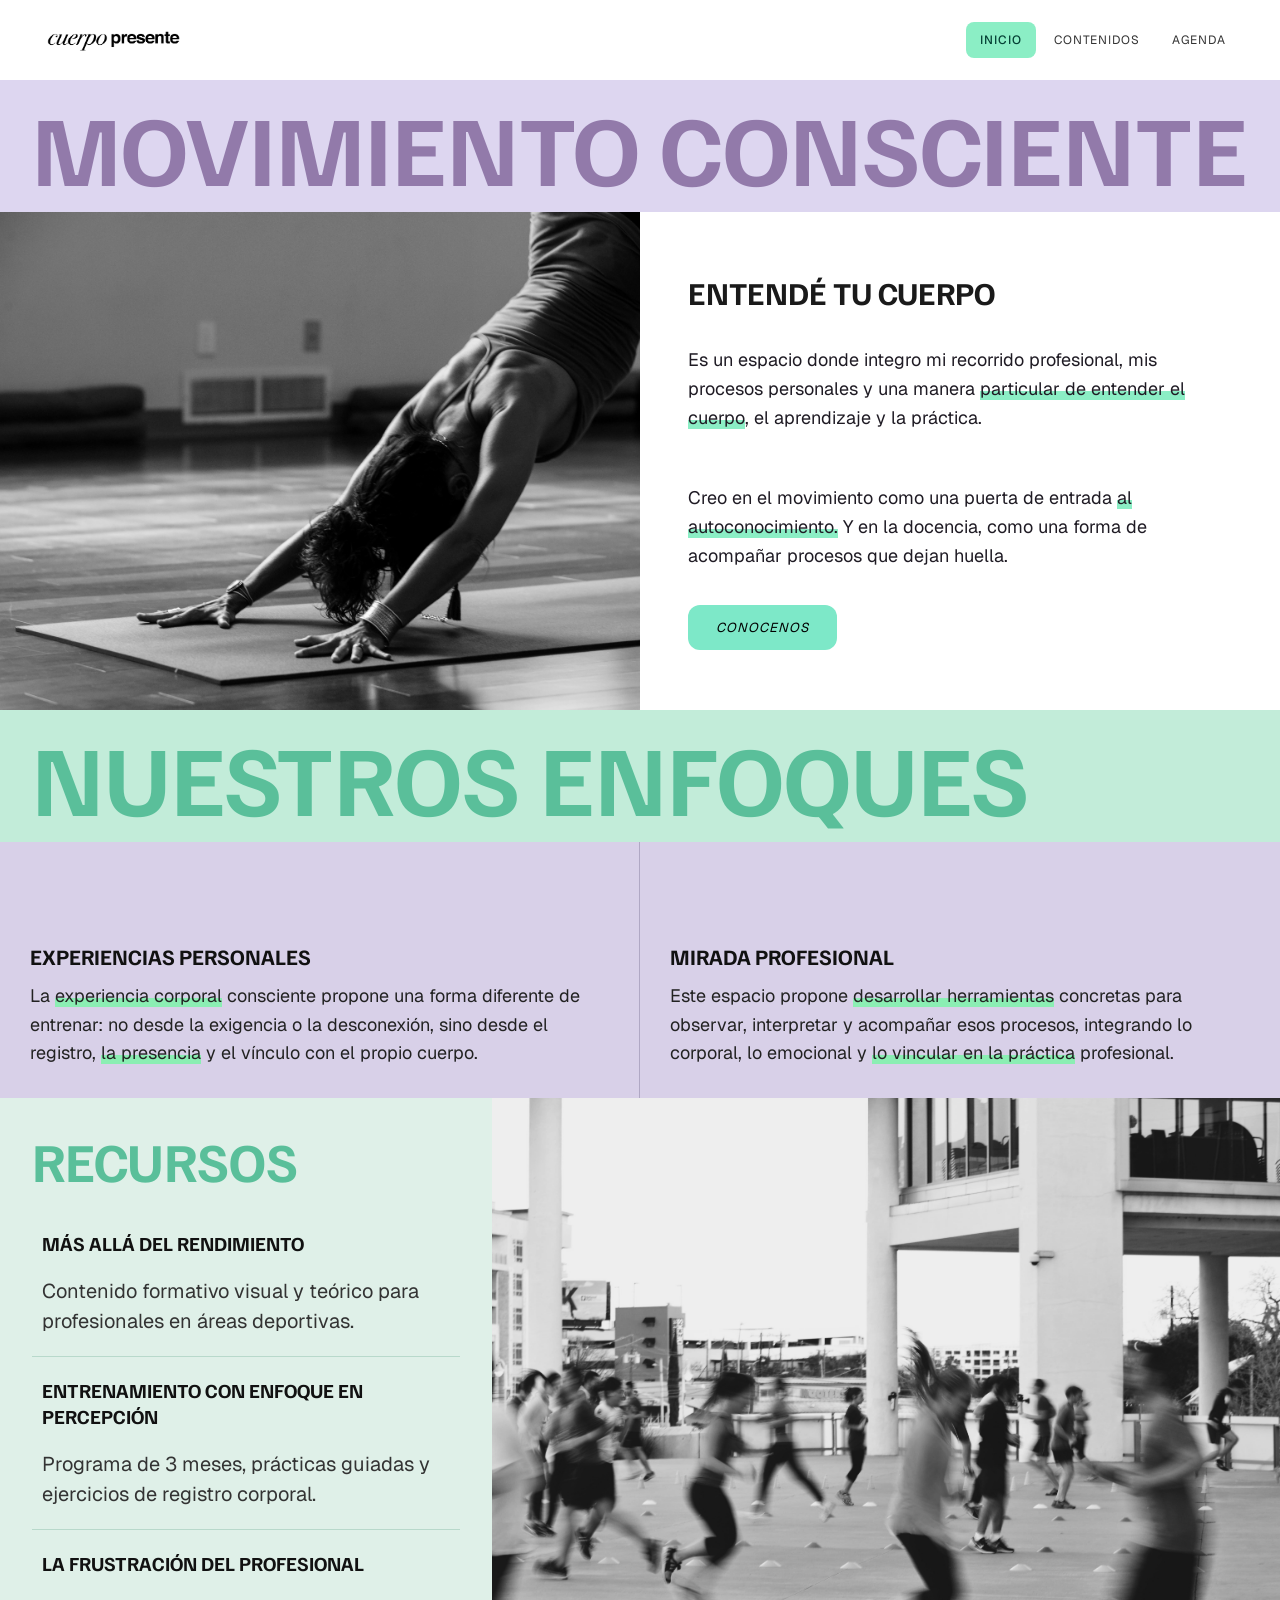
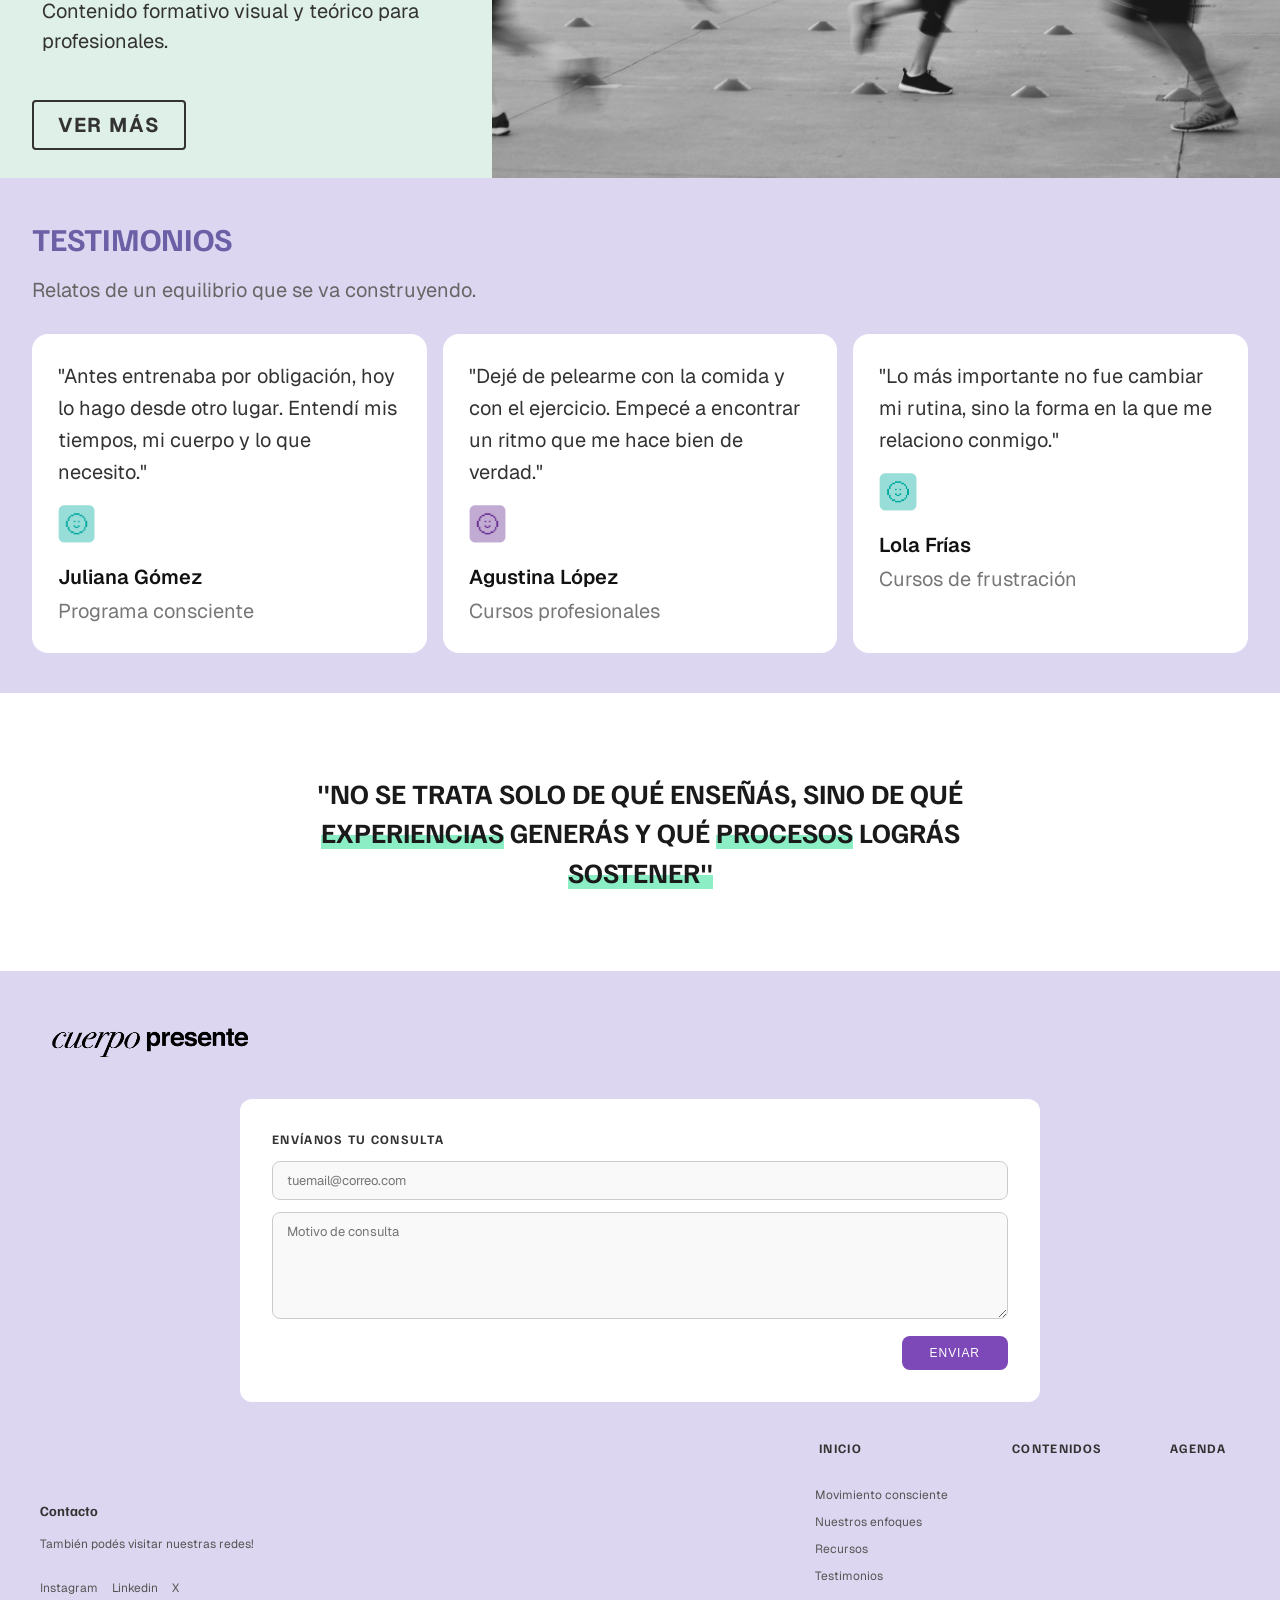
<file: index.html>
<!DOCTYPE html>
<html lang="es">
    <head>
        <meta charset="UTF-8">
        <title>Cuerpo Presente</title>
        <link rel="stylesheet" href="estilos.css">
        <meta name="viewport" content="width=device-width, initial-scale=1" />
    </head>
    <body>
        <header>
            <a id="logo" href="index.html">
                <img src="img/logocuerpo-01.png" alt="logo cuerpo presente">
            </a>


    <button class="menu-toggle" id="menu-toggle">
        ☰
    </button>
            
            <nav>
                <ul>
                    <li><a class="actual" href="index.html" aria-current="page">Inicio</a></li>
                    <li><a href="nosotros/indexnosotros.html">Contenidos</a></li>
                    <li><a href="agenda/indexagenda.html">Agenda</a></li>
                </ul>
            </nav>
        </header>
 
        <main>
            <section id="movimiento">
                <h1>Movimiento consciente</h1>
 
                <section class="mov-contenido">
                    <img id="imagenmov" src="img/ginny-rose-stewart-UxkcSzRWM2s-unsplash.jpg" alt="persona practicando yoga">
 
                    <section class="mov-texto">
                        <h2>Entendé tu cuerpo</h2>
                        <p>Es un espacio donde integro mi recorrido profesional, mis procesos personales y una manera <em>particular de entender el cuerpo</em>, el aprendizaje y la práctica.</p>
                        <p>Creo en el movimiento como una puerta de entrada <em>al autoconocimiento.</em> Y en la docencia, como una forma de acompañar procesos que dejan huella.</p>
                        <a class="destacado" href="nosotros/indexnosotros.html">Conocenos</a>
                    </section>
                </section>
            </section>
 
            <section id="nuestros">
                <h2>Nuestros enfoques</h2>
 
                <section class="enfoque">
                    <h3>Experiencias personales</h3>
                    <p>La <em>experiencia corporal</em> consciente propone una forma diferente de entrenar: no desde la exigencia o la desconexión, sino desde el registro, <em>la presencia</em> y el vínculo con el propio cuerpo.</p>
                </section>
 
                <section class="enfoque">
                    <h3>Mirada profesional</h3>
                    <p>Este espacio propone <em class="subrayado">desarrollar herramientas</em> concretas para observar, interpretar y acompañar esos procesos, integrando lo corporal, lo emocional y <em>lo vincular en la práctica</em> profesional.</p>
                </section>
            </section>
 
            <section id="recursos">
                <section class="recursos-lista">
                    <h2>Recursos</h2>
 
                    <section class="recurso-item">
                        <h3>Más allá del rendimiento</h3>
                        <p>Contenido formativo visual y teórico para profesionales en áreas deportivas.</p>
                    </section>
 
                    <section class="recurso-item">
                        <h3>Entrenamiento con enfoque en percepción</h3>
                        <p>Programa de 3 meses, prácticas guiadas y ejercicios de registro corporal.</p>
                    </section>
 
                    <section class="recurso-item">
                        <h3>La frustración del profesional</h3>
                        <p>Contenido formativo visual y teórico para profesionales.</p>
                    </section>
 
                    <a href="nosotros/indexnosotros.html">Ver más</a>
                </section>
 
                <img id="recursosimagen" src="img/morgan-von-gunten-F8Mr6w3XS0Q-unsplash.jpg" alt="ejercicio grupal en movimiento">
            </section>
 
            <section id="testimonios">
                <h2>Testimonios</h2>
                <p class="testimonios-intro">Relatos de un equilibrio que se va construyendo.</p>
 
                <section class="testimonio">
                    <p class="cita">"Antes entrenaba por obligación, hoy lo hago desde otro lugar. Entendí mis tiempos, mi cuerpo y lo que necesito."</p>
                    <img src="img/caritas-02.png" alt="carita sonriente">
                    <p class="autor">Juliana Gómez</p>
                    <p class="curso">Programa consciente</p>
                </section>
 
                <section class="testimonio">
                    <p class="cita">"Dejé de pelearme con la comida y con el ejercicio. Empecé a encontrar un ritmo que me hace bien de verdad."</p>
                    <img src="img/caritas-03.png" alt="carita sonriente">
                    <p class="autor">Agustina López</p>
                    <p class="curso">Cursos profesionales</p>
                </section>
 
                <section class="testimonio">
                    <p class="cita">"Lo más importante no fue cambiar mi rutina, sino la forma en la que me relaciono conmigo."</p>
                    <img src="img/caritas-02.png" alt="carita sonriente">
                    <p class="autor">Lola Frías</p>
                    <p class="curso">Cursos de frustración</p>
                </section>
            </section>
 
            <section id="frase">
                <p>"No se trata solo de qué enseñás, sino de qué <em>experiencias</em> generás y qué <em>procesos</em> lográs <em>sostener"</em></p>
            </section>
        </main>
 
        <footer>
            <a href="index.html">
                <img src="img/logocuerpo-01.png" alt="logo cuerpo presente">
            </a>
 
            <form action="https://formspree.io/f/{YOUR_FORM_ID}" method="POST" novalidate>
                <h4>Envíanos tu consulta</h4>
                <label for="email"></label>
                <input type="email" id="email" name="email" placeholder="tuemail@correo.com" required>
 
                <label for="message"></label>
                <textarea id="message" name="message" rows="5" placeholder="Motivo de consulta" required></textarea>
 
                <button type="submit">Enviar</button>
            </form>
 
            <section id="contacto-redes">
                <h4>Contacto</h4>
                <p>También podés visitar nuestras redes!</p>
                <ul>
                    <li><a href="https://www.instagram.com/cuerpopresente_/" target="_blank">Instagram</a></li>
                    <li><a href="https://www.instagram.com/cuerpopresente_/" target="_blank">Linkedin</a></li>
                    <li><a href="https://www.instagram.com/cuerpopresente_/" target="_blank">X</a></li>
                </ul>
            </section>
 
            <nav id="footer">
                <ul>
                    <li>
                        <a href="index.html">Inicio</a>
                        <ul>
                            <li><a href="#movimiento">Movimiento consciente</a></li>
                            <li><a href="#nuestros">Nuestros enfoques</a></li>
                            <li><a href="#recursos">Recursos</a></li>
                            <li><a href="#testimonios">Testimonios</a></li>
                        </ul>
                    </li>
                    <li><a href="nosotros/indexnosotros.html">Contenidos</a></li>
                    <li><a href="agenda/indexagenda.html">Agenda</a></li>
                </ul>
            </nav>
 </section> 
        </footer>
    </body>
</html>
</file>
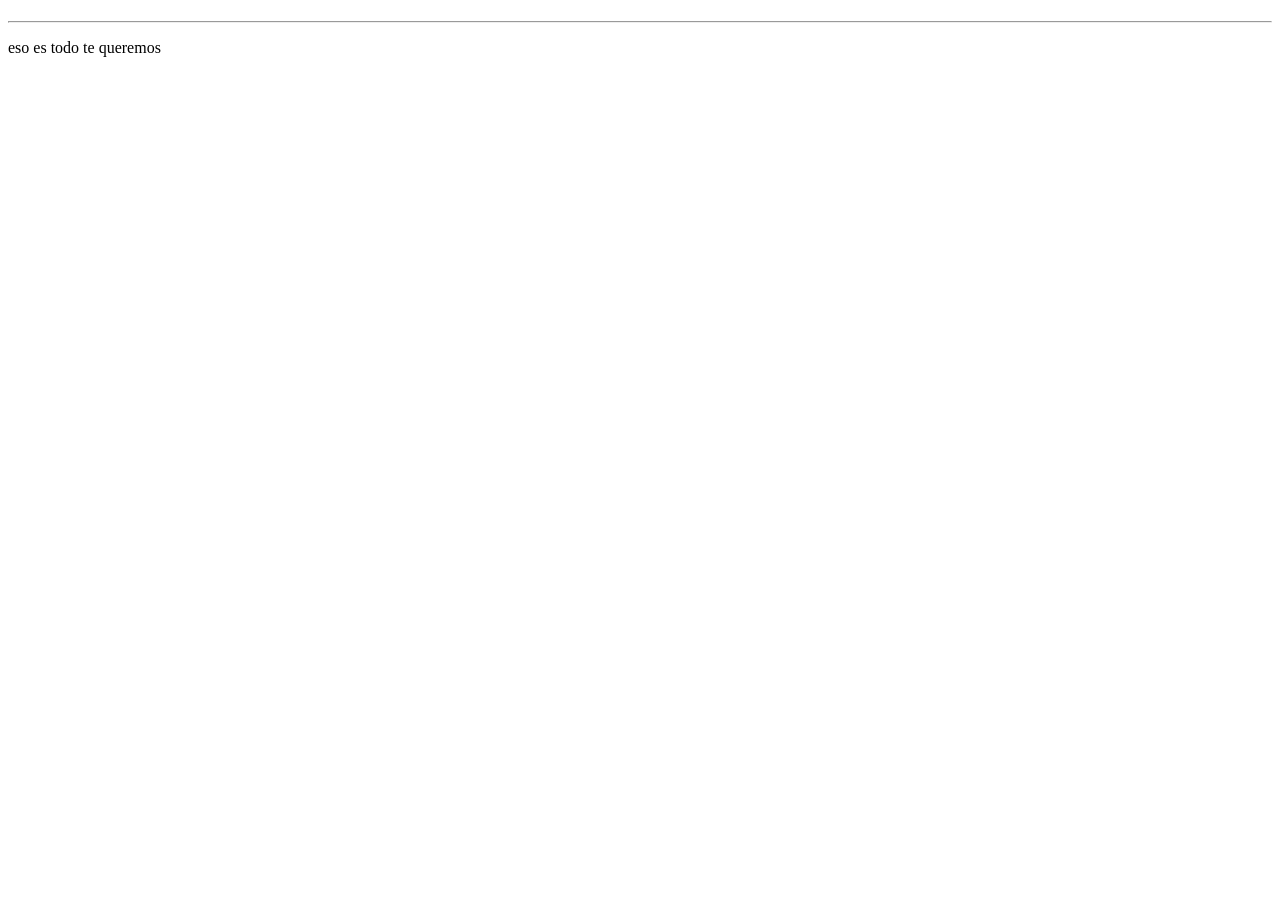
<file: índex.html>
<!DOCTYPEhtml>
<html lang = "es">
    <head>
        <meta charset = "UTF-8">
        <title></title>
    </head>
    <body> 
        <header>
           <h1></h1>
        </header>
        <main>
             <h3></h3>
             <p></p>
             <h2></h2>
             <p> 
                   <hr></hr> 
                   <strong></strong>
                   <em></em> 
            </p>
        </main>
        <footer> eso es todo te queremos</footer>
     </body>
    <!-- solo comenentario privado-->
</html>
</file>
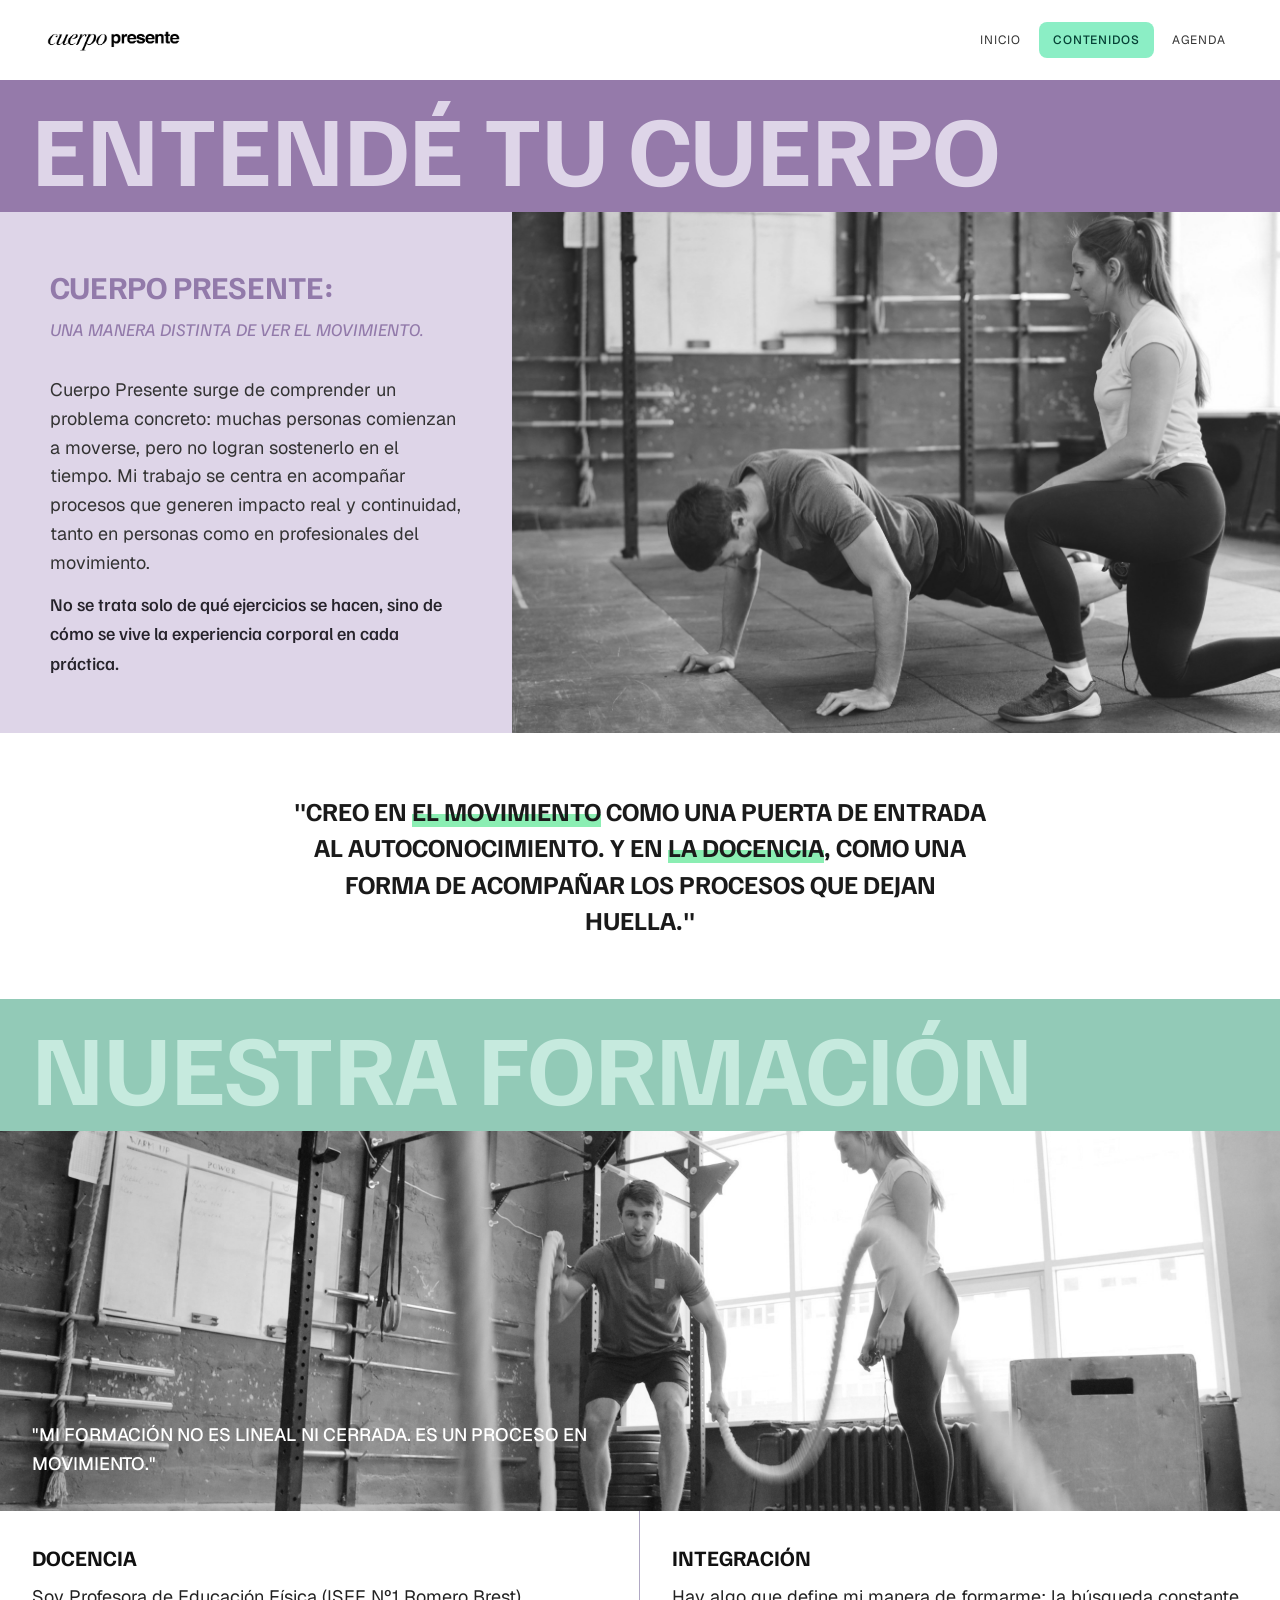
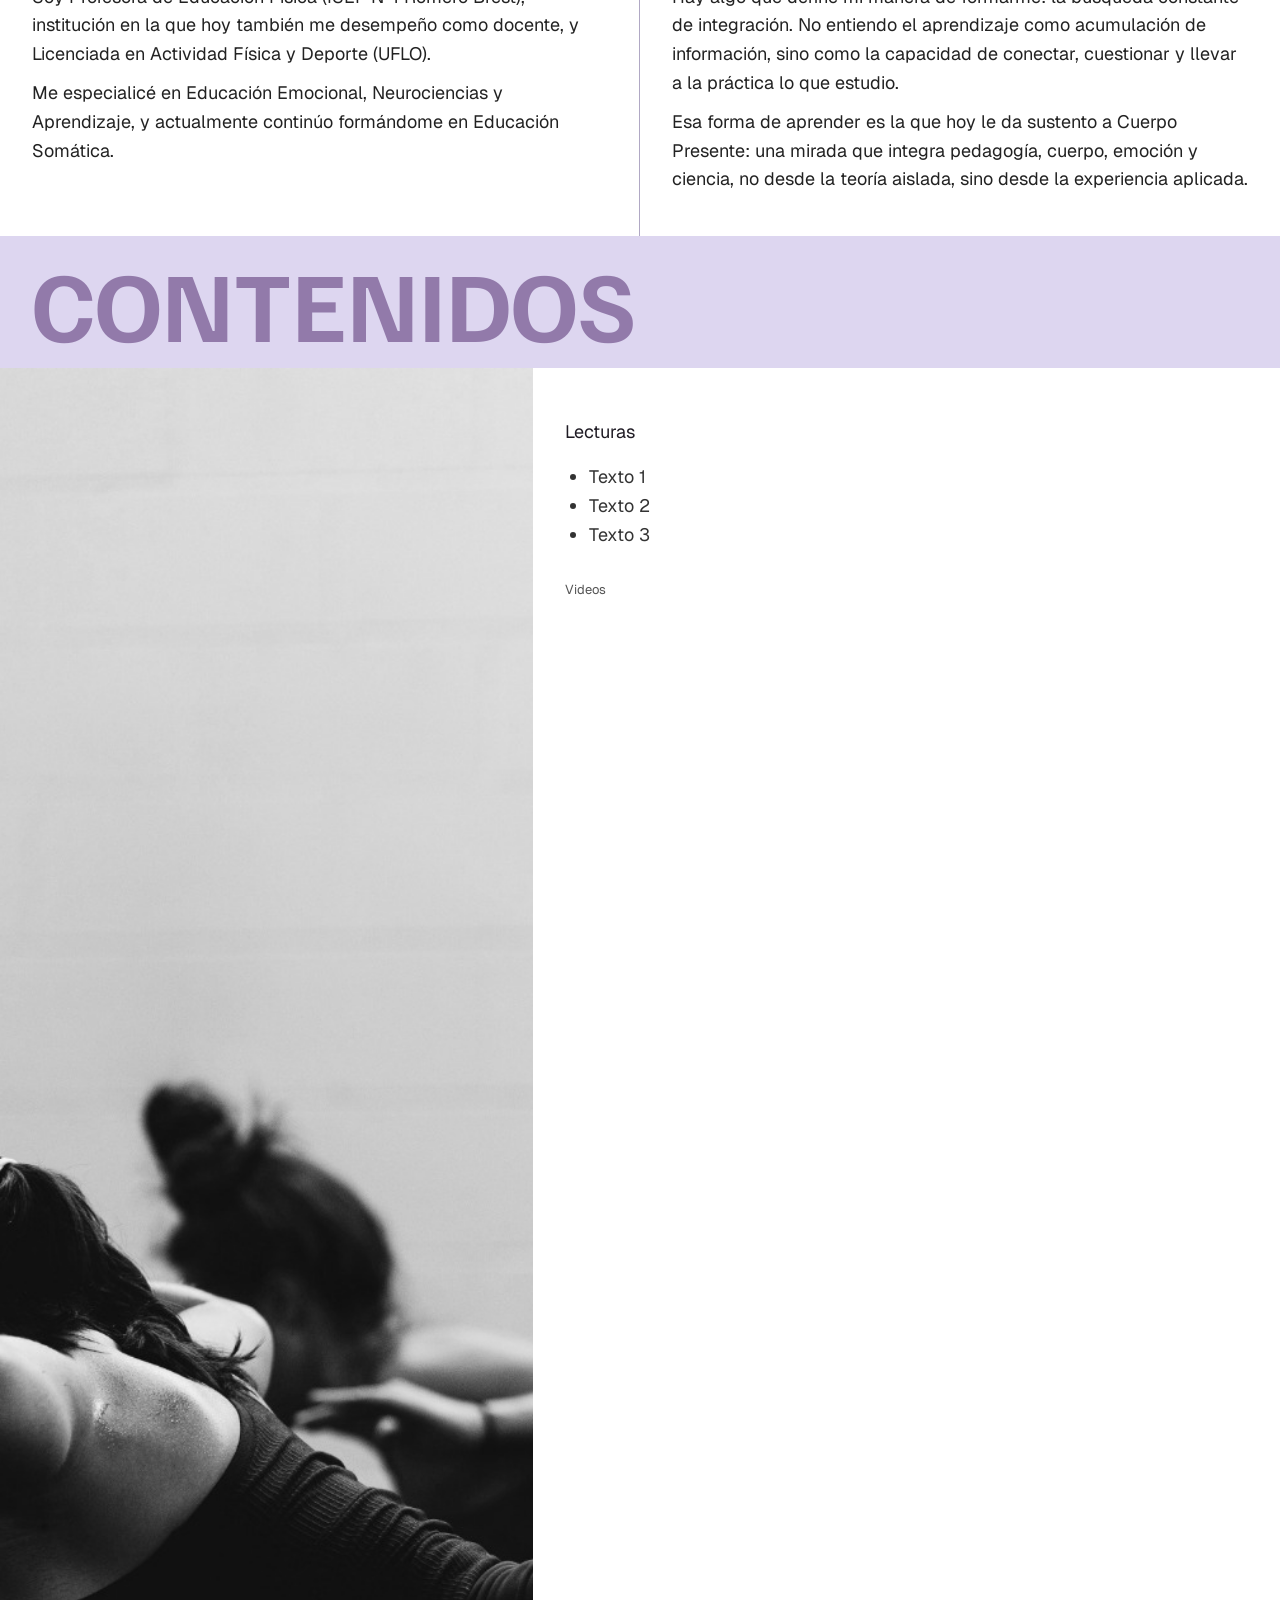
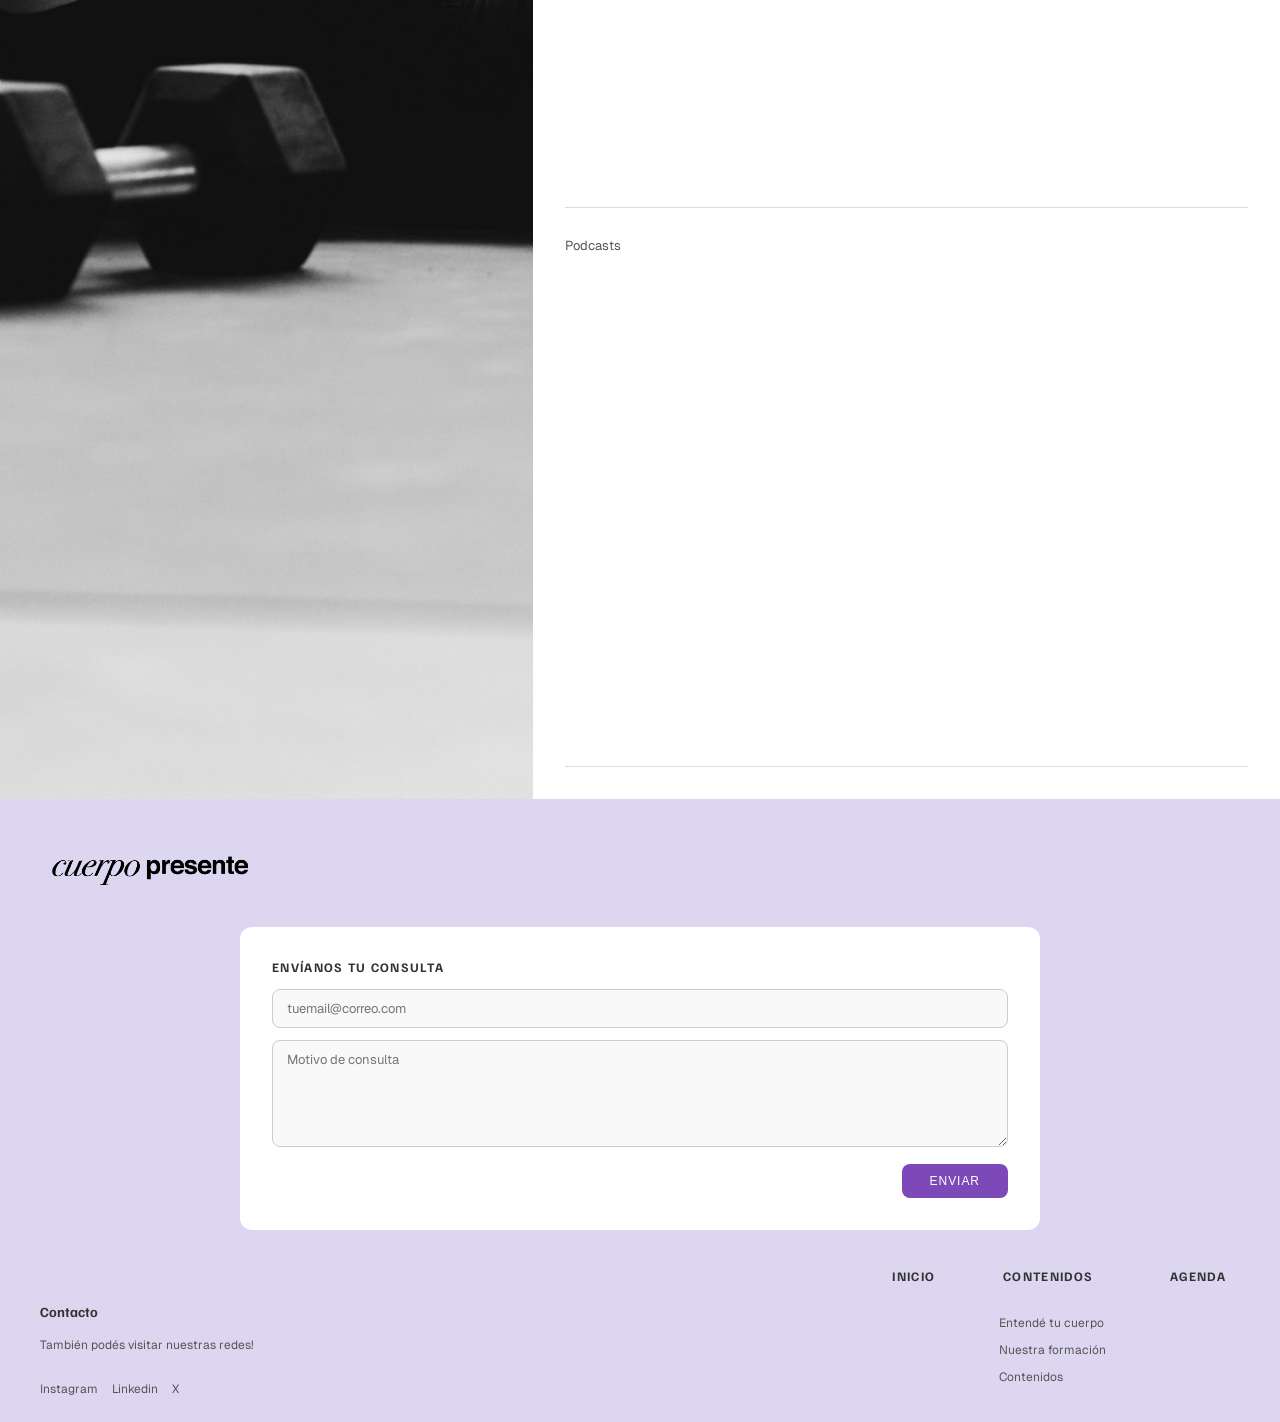
<file: nosotros/indexnosotros.html>
<!DOCTYPE html>
<html lang="es">
    <head>
        <meta charset="UTF-8">
        <title>Cuerpo Presente - Contenidos</title>
        <link rel="stylesheet" href="../estilos.css">
        <meta name="viewport" content="width=device-width, initial-scale=1" />
    </head>
    <body>
        <header>
            <a id="logo" href="../index.html">
                <img src="../img/logocuerpo-01.png" alt="logo cuerpo presente">
            </a>

   <button class="menu-toggle" id="menu-toggle">
        ☰
    </button>
            
            <nav>
                <ul>
                        <li><a href="../index.html">Inicio</a></li>
                        <li><a class="actual" href="indexnosotros.html" aria-current="page">Contenidos</a></li>
                        <li><a href="../agenda/indexagenda.html">Agenda</a></li>
                </ul>
            </nav>
        </header>
 
        <main>
            <section id="titulo">
                <h1>Entendé tu cuerpo</h1>
            </section>
 
            <section id="entende">
                <img src="../img/vitaly-gariev-Qh0JrqT9hqU-unsplash.jpg" alt="hombre haciendo ejercicio con coach">
 
                <section id="intro">
                    <h2>Cuerpo Presente:</h2>
                    <h3>Una manera distinta de ver el movimiento.</h3>
                    <p>Cuerpo Presente surge de comprender un problema concreto: muchas personas comienzan a moverse, pero no logran sostenerlo en el tiempo. Mi trabajo se centra en acompañar procesos que generen impacto real y continuidad, tanto en personas como en profesionales del movimiento.</p>
                    <p><strong>No se trata solo de qué ejercicios se hacen, sino de cómo se vive la experiencia corporal en cada práctica.</strong></p>
                </section>
            </section>
 
            <section id="frasemovimiento">
                <p>"Creo en <em>el movimiento</em> como una puerta de entrada al autoconocimiento. Y en <em>la docencia</em>, como una forma de acompañar los procesos que dejan huella."</p>
            </section>
 
            <section id="formacion">
                <h2>Nuestra formación</h2>
 
                <section class="formacion-imagen">
                    <img src="../img/vitaly-gariev--JWETyt2GdU-unsplash.jpg" alt="dupla haciendo ejercicio con sogas">
                    <p class="frase-overlay">"Mi formación no es lineal ni cerrada. Es un proceso en movimiento."</p>
                </section>
 
                <section class="formacion-cols">
                    <section class="col">
                        <h3>Docencia</h3>
                        <p>Soy Profesora de Educación Física (ISEF Nº1 Romero Brest), institución en la que hoy también me desempeño como docente, y Licenciada en Actividad Física y Deporte (UFLO).</p>
                        <p>Me especialicé en Educación Emocional, Neurociencias y Aprendizaje, y actualmente continúo formándome en Educación Somática.</p>
                    </section>
 
                    <section class="col">
                        <h3>Integración</h3>
                        <p>Hay algo que define mi manera de formarme: la búsqueda constante de integración. No entiendo el aprendizaje como acumulación de información, sino como la capacidad de conectar, cuestionar y llevar a la práctica lo que estudio.</p>
                        <p>Esa forma de aprender es la que hoy le da sustento a Cuerpo Presente: una mirada que integra pedagogía, cuerpo, emoción y ciencia, no desde la teoría aislada, sino desde la experiencia aplicada.</p>
                    </section>
                </section>
            </section>
 
            <section id="contenidos">
                <h2>Contenidos</h2>
 
                <section class="contenidos-row">
                    <img src="../img/fotonosotrosmujer.jpeg" alt="mujeres haciendo ejercicios de espinales">
 
                    <section class="acordeones">
                      <section class="lecturas">
                            <p>Lecturas</p>
                            <ul class="lecturas-list">
                                <li>Texto 1</li>
                                <li>Texto 2</li>
                                <li>Texto 3</li>
                            </ul>
                  
 
              
                            <section class="acordeon-section">
    <p>Videos</p>
    <section class="videos-list">
        <iframe src="https://www.youtube.com/embed/aBe5UVvZjWY?si=WqPHgSQgDPDFE2O0&controls=0" title="YouTube video player" frameborder="0" allow="accelerometer; autoplay; clipboard-write; encrypted-media; gyroscope; picture-in-picture; web-share" referrerpolicy="strict-origin-when-cross-origin" allowfullscreen height="45%"></iframe>
        <iframe src="https://www.youtube.com/embed/ZlSCOhrOk7c?si=7Wpw-FqiIsAUHDaa&controls=0" title="YouTube video player" frameborder="0" allow="accelerometer; autoplay; clipboard-write; encrypted-media; gyroscope; picture-in-picture; web-share" referrerpolicy="strict-origin-when-cross-origin" allowfullscreen height="45%"></iframe>
        <iframe src="https://www.youtube.com/embed/i2Nu7Im-H3s?si=Zq7RYapqTbcHxi8o&controls=0" title="YouTube video player" frameborder="0" allow="accelerometer; autoplay; clipboard-write; encrypted-media; gyroscope; picture-in-picture; web-share" referrerpolicy="strict-origin-when-cross-origin" allowfullscreen height="45%"></iframe>
    </section>
</section>

<section class="acordeon-section">
    <p>Podcasts</p>
    <section class="podcast-list">
        <iframe class="spotify-embed" src="https://open.spotify.com/embed/episode/0C8Fnhxqw75GAbSqrT961Q?utm_source=generator&theme=0" frameborder="0" allowfullscreen allow="autoplay; clipboard-write; encrypted-media; fullscreen; picture-in-picture" loading="lazy"></iframe>
        <iframe class="spotify-embed" src="https://open.spotify.com/embed/episode/2ImJ41hx9V3giw0F0edZPf?utm_source=generator&theme=0" frameborder="0" allowfullscreen allow="autoplay; clipboard-write; encrypted-media; fullscreen; picture-in-picture" loading="lazy"></iframe>
        <iframe class="spotify-embed" src="https://open.spotify.com/embed/episode/1k11GgnP28mt40jCrhd56R?utm_source=generator&theme=0" frameborder="0" allowfullscreen allow="autoplay; clipboard-write; encrypted-media; fullscreen; picture-in-picture" loading="lazy"></iframe>
    </section>
</section>
                    
                    </section>
                </section>
            </section>
        </main>
 
        <footer>
            <a href="../index.html">
                <img src="../img/logocuerpo-01.png" alt="logo cuerpo presente">
            </a>
 
            <form action="https://formspree.io/f/{YOUR_FORM_ID}" method="POST" novalidate>
                <h4>Envíanos tu consulta</h4>
                <label for="email"></label>
                <input type="email" id="email" name="email" placeholder="tuemail@correo.com" required>
 
                <label for="message"></label>
                <textarea id="message" name="message" rows="5" placeholder="Motivo de consulta" required></textarea>
 
                <button type="submit">Enviar</button>
            </form>
 
            <section id="contacto-redes">
                <h4>Contacto</h4>
                <p>También podés visitar nuestras redes!</p>
                <ul>
                    <li><a href="https://www.instagram.com/cuerpopresente_/" target="_blank">Instagram</a></li>
                    <li><a href="https://www.instagram.com/cuerpopresente_/" target="_blank">Linkedin</a></li>
                    <li><a href="https://www.instagram.com/cuerpopresente_/" target="_blank">X</a></li>
                </ul>
            </section>
 
            <nav id="footer">
                <ul>
                    <li><a href="../index.html">Inicio</a></li>
                    <li>
                        <a href="indexnosotros.html">Contenidos</a>
                        <ul>
                            <li><a href="#entende">Entendé tu cuerpo</a></li>
                            <li><a href="#formacion">Nuestra formación</a></li>
                            <li><a href="#contenidos">Contenidos</a></li>
                        </ul>
                    </li>
                    <li><a href="../agenda/indexagenda.html">Agenda</a></li>
                </ul>
            </nav>
        </footer>
    </body>
</html>
</file>
<file: estilos.css>
/* fuentes */
@import url('https://fonts.googleapis.com/css2?family=Familjen+Grotesk:ital,wght@0,400..700;1,400..700&family=Geist:wght@100..900&display=swap');
 
/* ESTILOS BASE */
* {
    box-sizing: border-box;
}
 
body {
    margin: 0;
    padding: 0;
    font-family: "Geist", sans-serif;
}
 
p {
    color: rgb(31, 27, 36);
    font-family: "Geist", sans-serif;
    line-height: 1.6;
     font-size: 18px
}
 
a {
    color: rgb(31, 27, 36);
    text-decoration: none;
    font-family: "Geist", sans-serif;
}
 
ul {
    color: rgb(38, 35, 43);
    list-style: none;
    padding: 0;
    margin: 0;
}
 
h1, h2, h3, h4, h5, h6 {
    color: rgb(125, 72, 183);
    font-family: "Familjen Grotesk", sans-serif;
}
 
em {
    font-style: normal;
    box-shadow: inset 0 -0.5em 0 0 rgba(139, 238, 179, 1);
}
 
strong {
    font-weight: 500;
    font-family: "Familjen Grotesk", sans-serif;
    color: rgb(38, 35, 43);
}
 
.destacado {
    font-style: oblique;
}
 
.subrayado {
    box-shadow: inset 0 -0.5em 0 0 rgba(139, 238, 179, 1);
}
 
img {
    max-width: 100%;
    display: block;
}
 
/* HEADER mobile*/
header {
    display: flex;
    align-items: center;
    justify-content: space-between;
    padding: 16px 20px;
    background: #fff;
}

 .menu-toggle{
        display:block;
    }

 
#logo {
    display: flex;
    align-items: center;
}
 
#logo img {
    height: 40px;
    width: auto;
}

nav ul {
    display: flex;
    list-style: none;
    margin: 0;
    padding: 0;
    gap: 4px;
}
 
nav ul li a {
    display: block;
    padding: 10px 14px;
    font-size: 12px;
    letter-spacing: 0.08em;
    text-transform: uppercase;
    color: #333;
    white-space: nowrap;
}
 
nav ul li a:hover {
    color: #666;
}
 nav ul li a.actual {
    background-color: rgba(139, 238, 197, 1);
    border-radius: 8px;
    color: #054035;
    font-weight: 500;
}
#menu-toggle {
    display: flex;
    flex-direction: column;
    justify-content: center;
    gap: 5px;
    background: none;
    border: none;
    cursor: pointer;
    padding: 4px;
}
 
#menu-toggle span {
    display: block;
    width: 22px;
    height: 2px;
    background-color: #333;
    border-radius: 2px;
}
 
nav {
    display: none;
}
/* HOME mobile */


 
/* Movimiento consciente */
#movimiento h1 {
    background-color: #ddd6f0;
    color: #927aaa;
    font-size: 55px;
    font-weight: 900;
    text-transform: uppercase;
    margin: 0;
    padding: 16px 20px;
  
    line-height: 1;
}
 
.mov-contenido {
    display: flex;
    flex-direction: column;
}
 
#imagenmov {
    width: 100%;
    height: auto;
    object-fit: cover;
    filter: grayscale(100%);
}
 
.mov-texto {
    padding: 24px 20px;
    display: flex;
    flex-direction: column;
    justify-content: center;
    gap: 12px;
}

.mov-texto {
    font-size:20;
 }
 
#movimiento h2 {
    font-size: 35px;
    font-weight: 900;
    text-transform: uppercase;
    margin: 0;
    color: #1a1a1a;
}
 
#movimiento em {
    box-shadow: inset 0 -0.5em 0 0 #8beec5;
}
 
#movimiento a {
    display: inline-block;
    background-color: #7de8c8;
    color: #000;
    font-size: 20px;
    text-transform: uppercase;
    padding: 12px 24px;
    border-radius: 12px;
    align-self: flex-start;
    letter-spacing: 0.08em;
}
 
/* Nuestros enfoques */
#nuestros {
    background-color: #d8d0e8;
}
 
#nuestros h2 {
    background-color: #c2ecd9;
    color: #5abf9a;
    font-size: 55px;
    font-weight: 900;
    text-transform: uppercase;
    margin: 0;
    padding: 14px 20px;
    line-height: 1;
  
}
 
.enfoque {
    padding: 20px;
 padding-top: 30px
}
 
.enfoque h3 {
    font-size: 35px;
    font-weight: 900;
    text-transform: uppercase;
    color: #111;
    margin: 0 0 12px;
}
 
.enfoque p {
    font-size: 20px;
    color: #222;
    margin: 0;
    line-height: 1.6;
}
 
#nuestros em {
    box-shadow: inset 0 -0.5em 0 0 rgba(139, 238, 179, 1);
}
 
/* Recursos */
#recursos {
    background-color: #dff0e8;
    padding: 0;
}
 
.recursos-lista {
    padding: 24px 20px;
}
 
#recursos h2 {
    color: #5abf9a;
    font-size: 55px;
    font-weight: 900;
    text-transform: uppercase;
    margin: 0 0 16px;
}
 
.recurso-item {
    padding: 20px 10px;
    border-top: 1px solid #b8d9cb;
}
 
.recurso-item:first-of-type {
    border-top: none;
}
 
.recurso-item h3 {
    font-weight: 900;
    text-transform: uppercase;
    font-size: 35px;
    color: #111;
    margin: 0 0 6px;
}
 
.recurso-item p {
    font-size: 20px;
    color: #333;
    margin: 0;
    line-height: 1.5;
}
 
#recursos a {
    display: block;
    text-align: center;
    padding: 12px 20px;
    border: 2px solid #333;
    color: #333;
    font-weight: bold;
    font-size: 20px;
    letter-spacing: 0.08em;
    text-transform: uppercase;
    margin-top: 20px;
    background: #fff;
    border-radius: 4px;
}
 
#recursosimagen {
    width: 100%;
    height: 250px;
    object-fit: cover;
    filter: grayscale(100%);
}
 
/* Testimonios */
#testimonios {
    background-color: #ddd6f0;
    padding: 28px 20px;
    display: flex;
    flex-direction: column;
    gap: 14px;
}
 
#testimonios h2 {
    font-size: 55px;
    font-weight: 900;
    color: #6b5fa6;
    margin: 0;
    text-transform: uppercase;
}
 
.testimonios-intro {
    color: #666;
    margin: 0 0 12px;
    font-size: 20px;
}
 
.testimonio {
    background: #fff;
    border-radius: 16px;
    padding: 22px;
}
 
.testimonio .cita {
    font-size: 20px;
    color: #333;
    margin: 0 0 16px;
}
 
.testimonio img {
    width: auto;
    height: 40px;
    display: inline-block;
    margin-bottom: 6px;
}
 
.testimonio .autor {
    font-size: 20px;
    color: #111;
    font-weight: 600;
    margin: 6px 0 0;
}
 
.testimonio .curso {
    font-size: 20px;
    color: #777;
    margin: 2px 0 0;
}
 
/* Frase */
#frase {
    padding: 50px 24px;
    text-align: center;
    background: #fff;
}
 
#frase p {
    font-size: 50px;
    font-weight: 700;
    font-family: "Familjen Grotesk", sans-serif;
    color: #1a1a1a;
    line-height: 1.4;
    max-width: 700px;
    margin: 0 auto;
    text-transform: uppercase;
}
 
#frase em {
    box-shadow: inset 0 -0.5em 0 0 rgba(139, 238, 197, 1);
}
 
/* NOSOTROS mobile */
 
/* Título */
#titulo {
    background-color: rgba(149, 122, 170, 1);
    padding: 14px 20px;
}
 
#titulo h1 {
    color: rgba(222, 213, 232, 1);
    font-size: 55px;
    font-weight: 900;
    text-transform: uppercase;
    margin: 0;
    line-height: 1;
}
 
/* Entendé */
#entende {
    background-color: rgba(222, 213, 232, 1);
    display: flex;
    flex-direction: column;
}
 
#intro {
    padding: 24px 20px;
    display: flex;
    flex-direction: column;
    gap: 8px;
}
 
#intro h2 {
    color: #927aaa;
    text-transform: uppercase;
    font-size: 35px;
    font-weight: 900;
    margin: 0;
}
 
#intro h3 {
    color: #927aaa;
    text-transform: uppercase;
    font-style: italic;
    font-weight: 400;
    font-size: 35px;
    margin: 0 0 12px;
}
 
#intro p {
    font-size: 20px;
    color: #333;
    line-height: 1.6;
    margin: 0;
}
 
#entende img {
    width: 100%;
    height: 220px;
    object-fit: cover;
    filter: grayscale(100%);
}
 
/* Frase movimiento */
#frasemovimiento {
    padding: 32px 24px;
    text-align: center;
    background: #fff;
}
 
#frasemovimiento p {
    font-size: 50px;
    font-weight: 700;
    font-family: "Familjen Grotesk", sans-serif;
    color: #1a1a1a;
    line-height: 1.4;
    max-width: 700px;
    margin: 0 auto;
    text-transform: uppercase;
}
 
/* Nuestra formación */
#formacion h2 {
    background-color: rgba(146, 202, 183, 1);
    color: rgba(198, 234, 222, 1);
    font-size: 55px;
    font-weight: 900;
    text-transform: uppercase;
    margin: 0;
    padding: 14px 20px;
    line-height: 1;
}
 
.formacion-imagen {
    position: relative;
}
 
.formacion-imagen img {
    width: 100%;
    height: 220px;
    object-fit: cover;
    filter: grayscale(100%);
}
 
.frase-overlay {
    position: absolute;
    bottom: 16px;
    left: 16px;
    right: 16px;
    color: #fff;
    font-size: 20px;
    font-family: "Geist", sans-serif;
    font-weight: 500;
    text-transform: uppercase;
    margin: 0;
}
 
.formacion-cols {
    display: flex;
    flex-direction: column;
}
 
.formacion-cols .col {
    padding: 24px 20px;
    border-bottom: 1px solid #b0a8c4;
}
 
.formacion-cols .col:last-child {
    border-bottom: none;
}
 
.formacion-cols h3 {
    text-transform: uppercase;
    color: #111;
    font-size: 35px;
    font-weight: 900;
    margin: 0 0 12px;
}
 
.formacion-cols p {
    font-size: 18px;
    color: #222;
    margin: 0 0 10px;
    line-height: 1.6;
}
 
/* Contenidos */
#contenidos h2 {
    background-color: #ddd6f0;
    color: #927aaa;
    font-size: 55px;
    font-weight: 900;
    text-transform: uppercase;
    margin: 0;
    padding: 14px 20px;
    line-height: 1;
}
 
.contenidos-row {
    display: flex;
    flex-direction: column;
}
 
.contenidos-row > img {
    width: 100%;
    height: 240px;
    object-fit: cover;
    filter: grayscale(100%);
}
 
.acordeones {
    padding: 16px 20px;
    background: #fff;
}
 
details {
    border-bottom: 1px solid #ddd;
    padding: 16px 0;
}
 
/* Listas y embeds dentro de los acordeones */
.lecturas-list {
    margin: 14px 0 0;
    padding-left: 24px;
    list-style: disc;
}

.lecturas-list li {
    color: #333;
    font-size: 18px;
    margin-bottom: 6px;
    font-family: "Geist", sans-serif;
}

.videos-list,
.podcast-list {
    margin-top: 14px;
    display: flex;
    flex-direction: column;
    gap: 12px;
}

.acordeones iframe {
    width: 100%;
    border: none;
    border-radius: 12px;
    display: block;
}

.videos-list iframe {
    aspect-ratio: 16 / 9;
    height: auto;
}

.spotify-embed {
    height: 152px;
}

/* Secciones estáticas */
.acordeon-section {
    border-bottom: 1px solid #ddd;
    padding: 16px 0;
}

.acordeon-titulo {
    font-family: "Familjen Grotesk", sans-serif;
    font-size: 35px;
    font-weight: 700;
    color: #333;
    margin: 0 0 12px;
}

.acordeon-section > p {
    font-size: 13px;
    color: #555;
    margin: 12px 0 0;
    line-height: 1.6;
}
 
/* FOOTER mobile */
footer {
    background-color: #ddd6f0;
    padding: 32px 20px 20px;
}
 
footer > a {
    display: block;
    margin-bottom: 20px;
}
 
footer > a img {
    height: 60px;
    width: auto;
}
 
footer form {
    background: #fff;
    border-radius: 12px;
    padding: 24px;
    margin: 0 0 28px;
}
 
footer form h4 {
    font-family: "Familjen Grotesk", sans-serif;
    font-weight: 700;
    font-size: 13px;
    color: #333;
    margin: 0 0 14px;
    text-transform: uppercase;
    letter-spacing: 0.1em;
}
 
footer input,
footer textarea {
    width: 100%;
    padding: 10px 14px;
    border: 1px solid #ccc;
    border-radius: 8px;
    font-family: "Geist", sans-serif;
    font-size: 13px;
    background: #f9f9f9;
    margin-bottom: 12px;
    box-sizing: border-box;
}
 
footer textarea {
    resize: vertical;
    min-height: 70px;
}
 
footer button {
    background-color: #7d48b7;
    color: #fff;
    border: none;
    border-radius: 8px;
    padding: 10px 28px;
    font-size: 12px;
    cursor: pointer;
    text-transform: uppercase;
    display: block;
    margin: 0 0 0 auto;
    letter-spacing: 0.08em;
}
 
#contacto-redes {
    margin-bottom: 24px;
}
 
#contacto-redes h4 {
    font-family: "Familjen Grotesk", sans-serif;
    font-weight: 700;
    font-size: 14px;
    color: #333;
    margin: 0 0 6px;
}
 
#contacto-redes p {
    font-size: 12px;
    color: #555;
    margin: 0 0 12px;
}
 
#contacto-redes ul {
    display: flex;
    gap: 14px;
    padding: 0;
    margin: 0;
}
 
#contacto-redes ul li a {
    font-size: 12px;
    color: #555;
}
 
/* Footer nav */
#footer {
    background-color: transparent;
    border-top: 1px solid #c8bfe0;
    padding-top: 20px;
}
 
#footer > ul {
    display: flex;
    flex-direction: column;
    gap: 14px;
    padding: 0;
    margin: 0;
}
 
#footer > ul > li > a {
    font-family: "Familjen Grotesk", sans-serif;
    font-size: 13px;
    font-weight: 700;
    text-transform: uppercase;
    letter-spacing: 0.1em;
    color: #333;
    display: block;
    margin-bottom: 6px;
}
 
#footer > ul > li > ul {
   display: flex;
flex-direction: column;
margin-bottom: 0;
padding: 10px;
gap: 10px;
}
 
#footer > ul > li > ul > li > a {
    font-size: 12px;
    color: #555;
    display: block;
    padding: 3px 0;
    text-transform: none;
    letter-spacing: normal;
    font-weight: 400;
}
 
/* ── AGENDA mobile ── */
 
/* Título nuestros programas */
#programas h2 {
    background-color: #c2ecd9;
    color: #5abf9a;
    font-size: 55px;
    font-weight: 900;
    text-transform: uppercase;
    margin: 0;
    padding: 14px 20px;
    line-height: 1;
}
 
/* Cards de programas */
.programas-cards {
    display: flex;
    flex-direction: column;
}
 
.programa-card {
    padding: 24px 20px;
    background: #fff;
    border-bottom: 1px solid #b8d9cb;
}
 
.programa-card:last-child {
    border-bottom: none;
}
 
.programa-card h3 {
    font-size: 35px;
    font-weight: 900;
    text-transform: uppercase;
    color: #111;
    margin: 0 0 12px;
}
 
.programa-card p {
    font-size: 20px;
    color: #333;
    margin: 0 0 16px;
    line-height: 1.6;
}
 
.programa-card a {
    display: inline-block;
    background-color: #7de8c8;
    color: #054035;
    font-size: 13px;
    text-transform: uppercase;
    padding: 10px 22px;
    border-radius: 10px;
    letter-spacing: 0.08em;
    font-family: "Familjen Grotesk", sans-serif;
    font-weight: 700;
}
 
/* Imagen agenda */
#agendaimagen {
    width: 100%;
    height: 260px;
    object-fit: cover;
    filter: grayscale(100%);
    display: block;
}
 
/* Test de programas */
#test {
    background-color: #dff0e8;
    padding: 28px 20px;
}
 
#test h5 {
    font-size: 11px;
    font-weight: 700;
    text-transform: uppercase;
    letter-spacing: 0.12em;
    color: #5abf9a;
    margin: 0 0 14px;
    font-family: "Familjen Grotesk", sans-serif;
}
 
#pregunta {
    font-size: 22px;
    font-family: "Familjen Grotesk", sans-serif;
    font-weight: 700;
    color: #1a1a1a;
    margin: 0 0 18px;
    line-height: 1.3;
}
 
#opciones ul {
    display: flex;
    flex-direction: column;
    gap: 10px;
    margin: 0 0 20px;
    list-style: none;
    padding: 0;
}
 
#opciones ul li {
    background: #fff;
    border-radius: 10px;
    padding: 14px 16px;
    font-size: 16px;
    color: #333;
    font-family: "Geist", sans-serif;
    line-height: 1.4;
}
 
#btn {
    background-color: #7de8c8;
    color: #054035;
    border: none;
    border-radius: 10px;
    padding: 12px 28px;
    font-size: 13px;
    text-transform: uppercase;
    letter-spacing: 0.08em;
    cursor: pointer;
    font-family: "Familjen Grotesk", sans-serif;
    font-weight: 700;
    display: block;
}
 
/* Anotate */
#anotate {
    background-color: #ddd6f0;
    padding: 28px 20px;
}
 
#anotate h2 {
    color: #927aaa;
    font-size: 55px;
    font-weight: 900;
    text-transform: uppercase;
    margin: 0 0 6px;
    line-height: 1;
    font-family: "Familjen Grotesk", sans-serif;
}
 
#anotate h4 {
    font-size: 16px;
    color: #666;
    margin: 0 0 22px;
    font-weight: 400;
    font-family: "Geist", sans-serif;
}
 
#anotate iframe {
    width: 100%;
    border: none;
    border-radius: 12px;
    display: block;
}
 
/* Galería */
#galeria {
    padding: 24px 20px;
    background: #fff;
}
 
#galeria h2 {
    color: #927aaa;
    font-size: 55px;
    font-weight: 900;
    text-transform: uppercase;
    margin: 0 0 4px;
    line-height: 1;
    font-family: "Familjen Grotesk", sans-serif;
}
 
#galeria h4 {
    font-size: 16px;
    color: #666;
    margin: 0 0 16px;
    font-weight: 400;
    font-family: "Geist", sans-serif;
}
 
.galeria-grid {
    display: grid;
    grid-template-columns: repeat(3, 1fr);
    gap: 8px;
    padding: 0;
    margin: 0;
    list-style: none;
}
 
.galeria-grid li {
    overflow: hidden;
    border-radius: 6px;
}
 
.galeria-grid li img {
    width: 100%;
    height: 110px;
    object-fit: cover;
    filter: grayscale(100%);
    display: block;
}
 @media (min-width: 500px) {
    h1,h2,h3 { 
        display: flex;
        font-size: 70px;
        flex-wrap:nowrap ;
    }
    #menu-toggle {
    display: none;
}
 
nav {
    display: block;
}
 }

/* ESTILOS DESKTOP */
@media (min-width: 960px) {
#menu-toggle {
    display: none;
}
 
nav {
    display: block;
}
 p{ 
  font-size:18px;
 }
 
    /* Header desktop */
    header {
        padding: 20px 40px;
    }

/* HAMBURGUESA */

#menu-toggle {
    display: none;
}
 
nav {
    display: block;
}
 
    /* Movimiento desktop */
    #movimiento h1 {
        font-size: 100px;
        padding: 16px 32px;
    }
 
    .mov-contenido {
        display: grid;
        grid-template-columns: 1fr 1fr;
    }
 
    #imagenmov {
        height: 100%;
        max-height: 600px;
    }
 
    .mov-texto {
        padding: 60px 48px;
        gap: 16px;
    }
 
    #movimiento h2 {
        font-size: 32px;
    }
 
    #movimiento a {
        font-size: 13px;
        padding: 14px 28px;
    }
 
    /* Nuestros enfoques desktop */
    #nuestros {
        display: grid;
        grid-template-columns: 1fr 1fr;
        grid-template-rows: auto 1fr;
    }
 
    #nuestros h2 {
        grid-column: 1 / -1;
        font-size: 100px;
        padding: 16px 32px;
    }
 
    .enfoque {
        padding: 32px 10px;
     padding-top:20px;
     padding: 30px;
padding-top: 100px;
    }
 .enfoque p {
  font-size: 18px;
 }
 
    .enfoque:first-of-type {
        border-right: 1px solid #b0a8c4;
    }
 
    .enfoque h3 {
        font-size: 22px;
    }
 
    /* Recursos desktop */
    #recursos {
        display: grid;
        grid-template-columns: 1fr 1.6fr;
    }
 
    .recursos-lista {
        padding: 28px 32px;
    }
 
    #recursos h3 {
        font-size: 20px;
        margin-bottom: 20px;
    }
 
    .recurso-item {
        padding: 20px 10px;
    }
 
    #recursos a {
        display: inline-block;
        padding: 10px 24px;
        margin-top: 24px;
        background: transparent;
    }
 
    #recursosimagen {
        width: 100%;
        height: 100%;
        min-height: 500px;
    }
 
    /* Testimonios desktop */
    #testimonios {
        padding: 40px 32px;
        display: grid;
        grid-template-columns: 1fr 1fr 1fr;
        gap: 16px;
    }
 
    #testimonios h2 {
        grid-column: 1 / -1;
        font-size: 32px;
    }
 
    .testimonios-intro {
        grid-column: 1 / -1;
    }
 
    .testimonio {
        padding: 26px;
    }
 
    /* Frase desktop */
    #frase {
        padding: 80px 40px;
    }
 
    #frase p {
        font-size: 28px;
    }
 
    /* Nosotros - Título desktop */
    #titulo {
        padding: 16px 32px;
    }
 
    #titulo h1 {
        font-size: 100px;
    }
 
    /* Nosotros - Entendé desktop */
    #entende {
        flex-direction: row-reverse;
        align-items: stretch;
    }
 
    #intro {
        flex: 1;
       gap: 12px;
       justify-content: flex-end;
       margin: 30px;
}
    
 
    #intro h2 {
        font-size: 32px;
    }
 
    #intro h3 {
        font-size: 18px;
        margin-bottom: 24px;
    }
 
    #intro p {
        font-size: 18px;
    }
 
    #entende img {
        flex: 1;
        height: auto;
        min-height: 400px;
     max-width:60%;
     object-fit: cover;
    }
 
    /* Nosotros - Frase movimiento desktop */
    #frasemovimiento {
        padding: 60px 40px;
    }
 
    #frasemovimiento p {
        font-size: 26px;
    }
 
    /* Nosotros - Formación desktop */
    #formacion h2 {
        font-size: 100px;
        padding: 16px 32px;
    }
 
    .formacion-imagen img {
        height: 380px;
    }
 
    .frase-overlay {
        bottom: 32px;
        left: 32px;
        right: auto;
        max-width: 50%;
        font-size: 18px;
    }
 
    .formacion-cols {
        display: grid;
        grid-template-columns: 1fr 1fr;
    }
 
    .formacion-cols .col {
        padding: 32px;
        border-bottom: none;
    }
 
    .formacion-cols .col:first-child {
        border-right: 1px solid #b0a8c4;
    }
 
    .formacion-cols h3 {
        font-size: 22px;
    }
 
    /* Nosotros - Contenidos desktop */
    #contenidos h2 {
        font-size: 100px;
        padding: 16px 32px;
    }
 
    .contenidos-row {
        display: grid;
        grid-template-columns: 1fr 1.4fr;
    }
 
    .contenidos-row > img {
        height: 100%;
        min-height: 500px;
    }
 
    .acordeones {
        padding: 32px;
    }
 
    summary {
        font-size: 22px;
    }
 /* ── AGENDA desktop  ── */
    /* Programas desktop */
    #programas h2 {
        font-size: 100px;
        padding: 16px 32px;
    }
 
    .programas-cards {
        display: grid;
        grid-template-columns: 1fr 1fr;
    }
 
    .programa-card {
        padding: 40px 32px;
        border-bottom: none;
    }
 
    .programa-card:first-child {
        border-right: 1px solid #b8d9cb;
    }
 
    .programa-card h3 {
        font-size: 22px;
    }
 
    .programa-card p {
        font-size: 18px;
    }
 
    /* Imagen agenda desktop */
    #agendaimagen {
        height: 420px;
    }
 
    /* Test desktop */
   #test {
        padding: 48px 40px;
    }
 
    #pregunta {
        font-size: 28px;
        max-width: 640px;
    }
 
    #opciones ul li {
        font-size: 18px;
        padding: 16px 20px;
    }
 
    /* Anotate desktop */
    #anotate {
        padding: 48px 40px;
		color: #927aaa;
    }
 
    #anotate h2 {
        font-size: 100px;
    }
 
    #anotate h4 {
        font-size: 18px;
    }
 #anotate iframe {
    display: flex;
        min-width: 800px;
        align-content: center;
    }
   
    /* Galería desktop */
    #galeria {
        padding: 40px 40px;
    }
 
    #galeria h2 {
        font-size: 100px;
    }
 
    .galeria-grid {
        grid-template-columns: repeat(4, 1fr);
        gap: 12px;
    }
 
    .galeria-grid li img {
        height: 160px;
    }
 
/* Footer desktop */
footer {
    padding: 40px 40px 24px;
    display: flex;
    flex-wrap: wrap;
    align-items: flex-end;
}

footer > a {
    flex: 0 0 100%;
    order: 0;
    margin-bottom: 28px;
}

footer form {
    order: 1;

    min-width: 800px;
    margin: 0 auto;
    margin-bottom: 28px;
    padding: 32px;
}
/* separador invisible: ocupa un renglón entero entre el form y el contacto */
footer::after {
    content: '';
    flex: 0 0 100%;
    order: 2;
}

#contacto-redes {
    order: 3;
    flex: 0 0 auto;
    display: flex;
    flex-direction: column;
    gap: 10px;
    padding: 0;
    margin: 0;
}

#contacto-redes > ul {
    display: flex;
    gap: 14px;
    flex-direction: row;
}

#footer {
    order: 3;
    flex: 1;
    border-top: none;
    padding-top: 0;
    display: flex;
    justify-content: flex-end;
}

#footer > ul {
    display: flex;
    flex-direction: row;
    gap: 40px;
    margin: 0;
}

#footer > ul > li > ul {
    font-size: 13px;
    letter-spacing: 0.15em;
    display: flex;
    flex-direction: column;
    gap: 5px;
    margin-top: 8px;
}

  }
</file>
